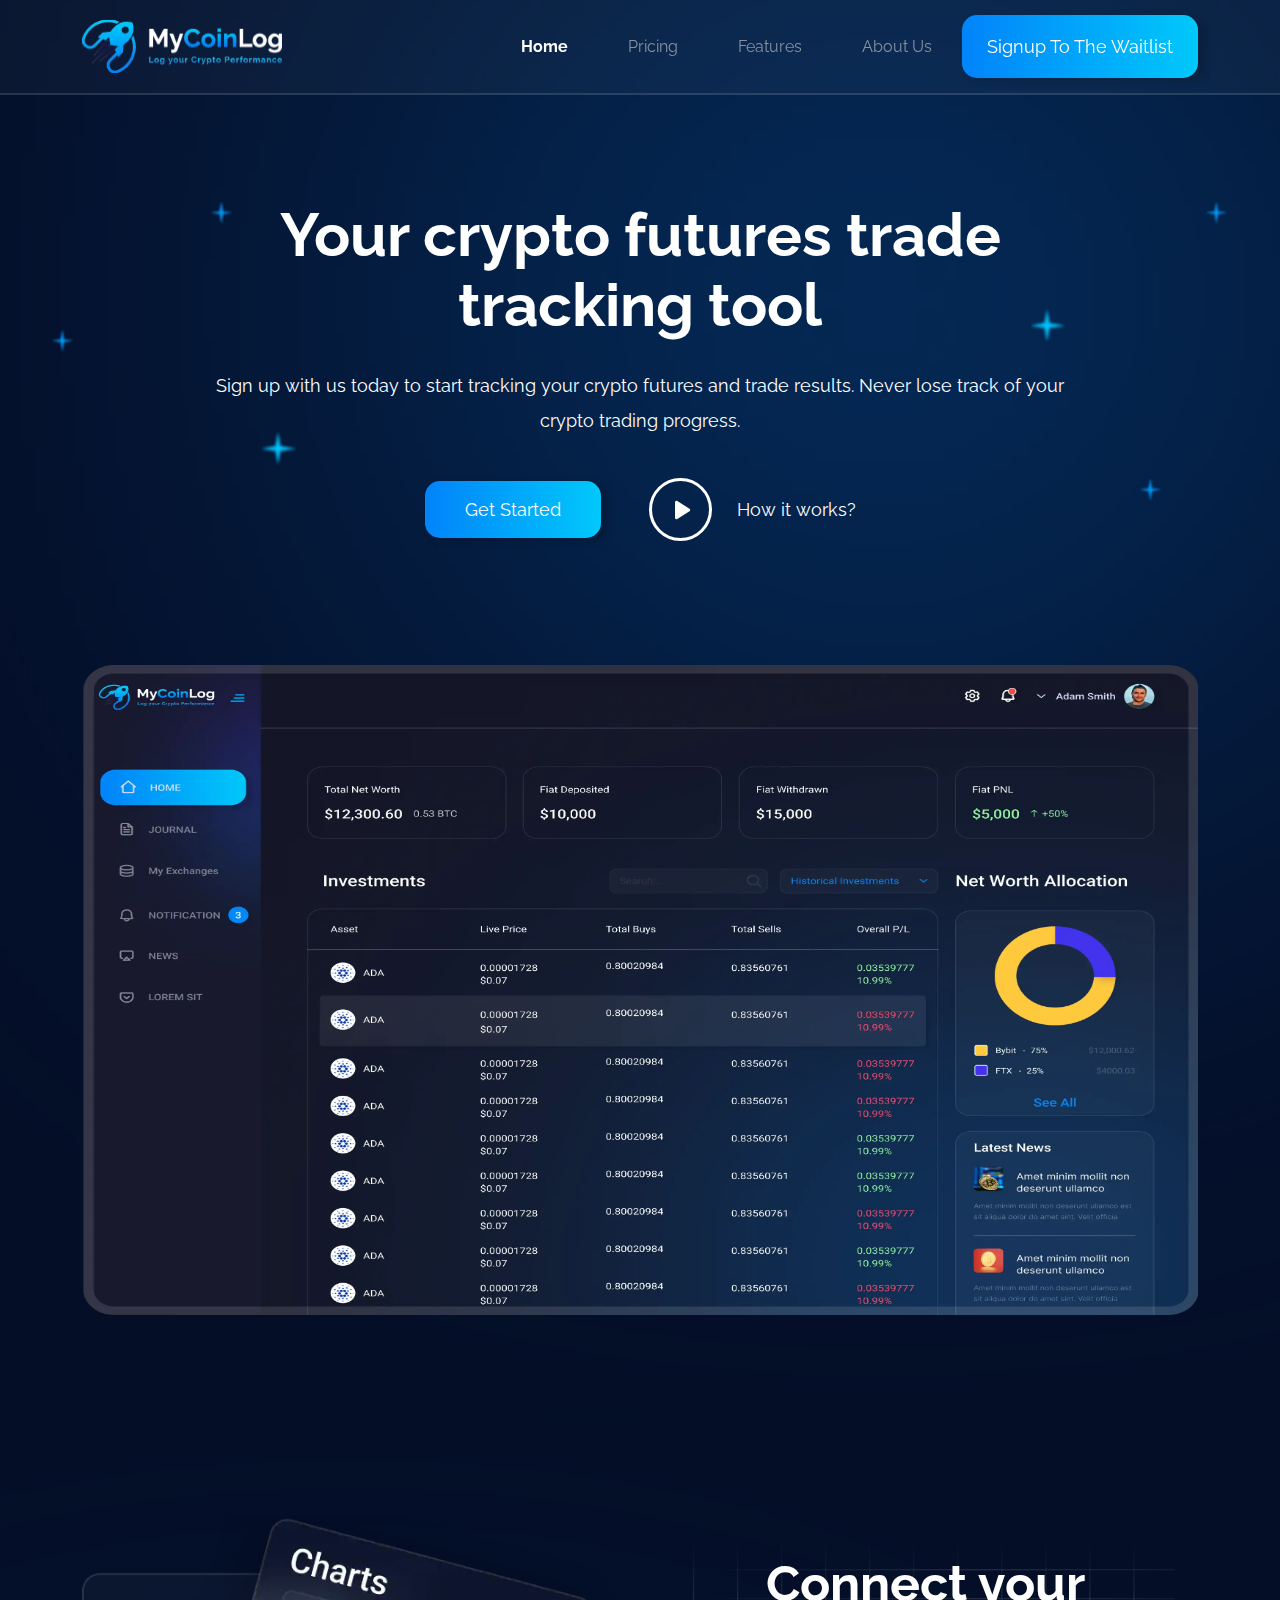
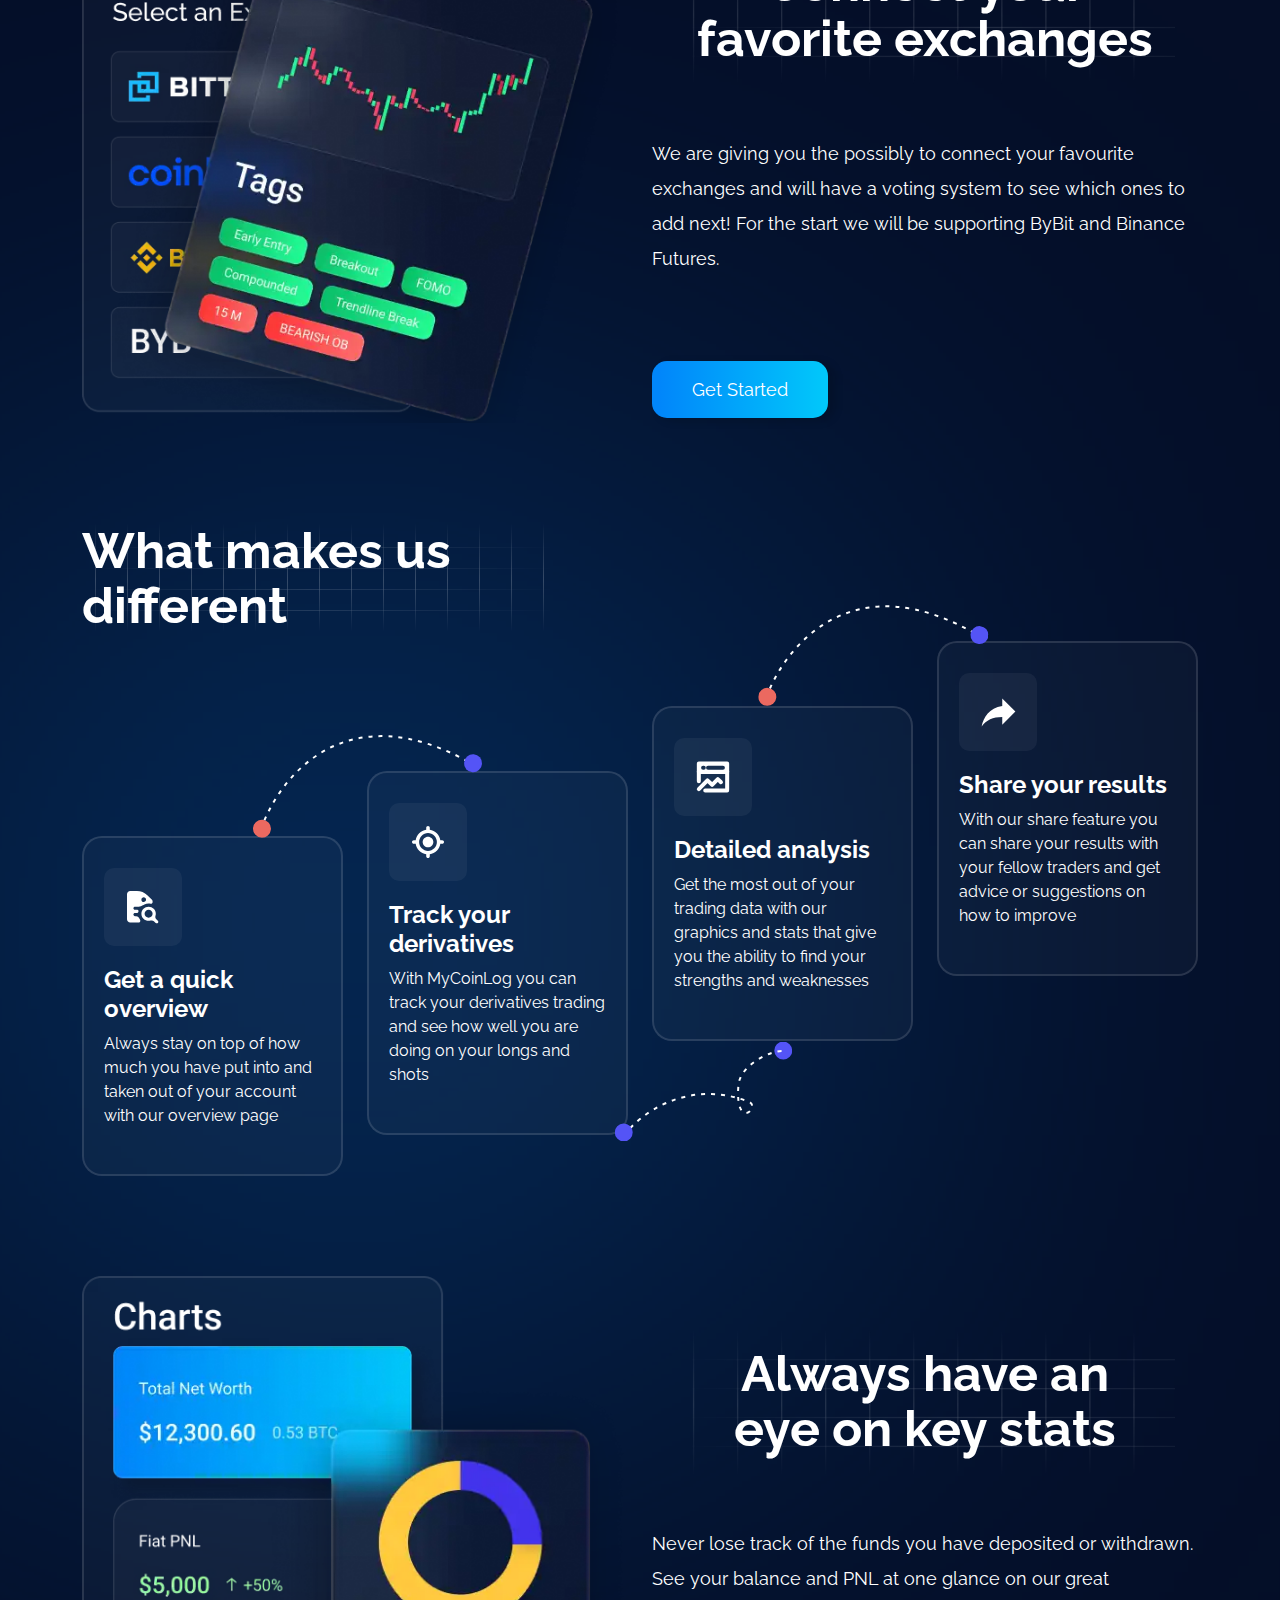
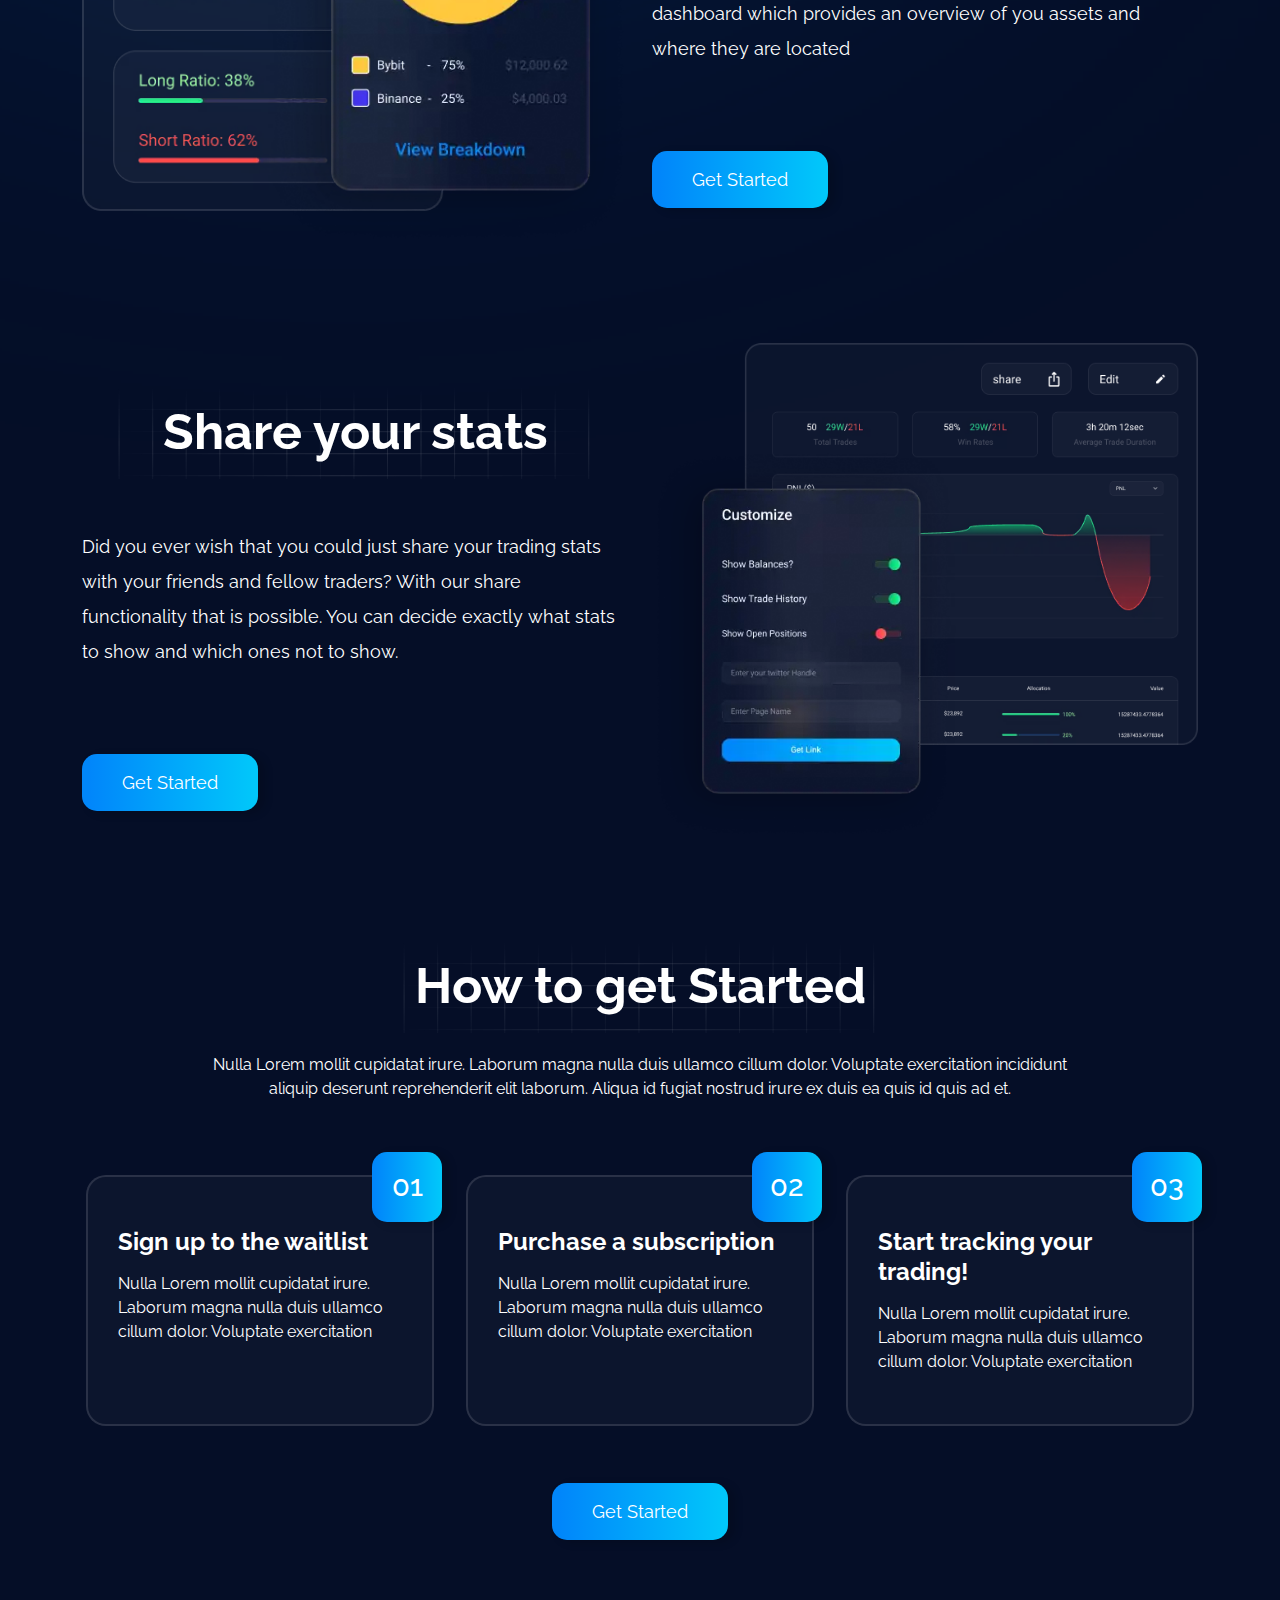
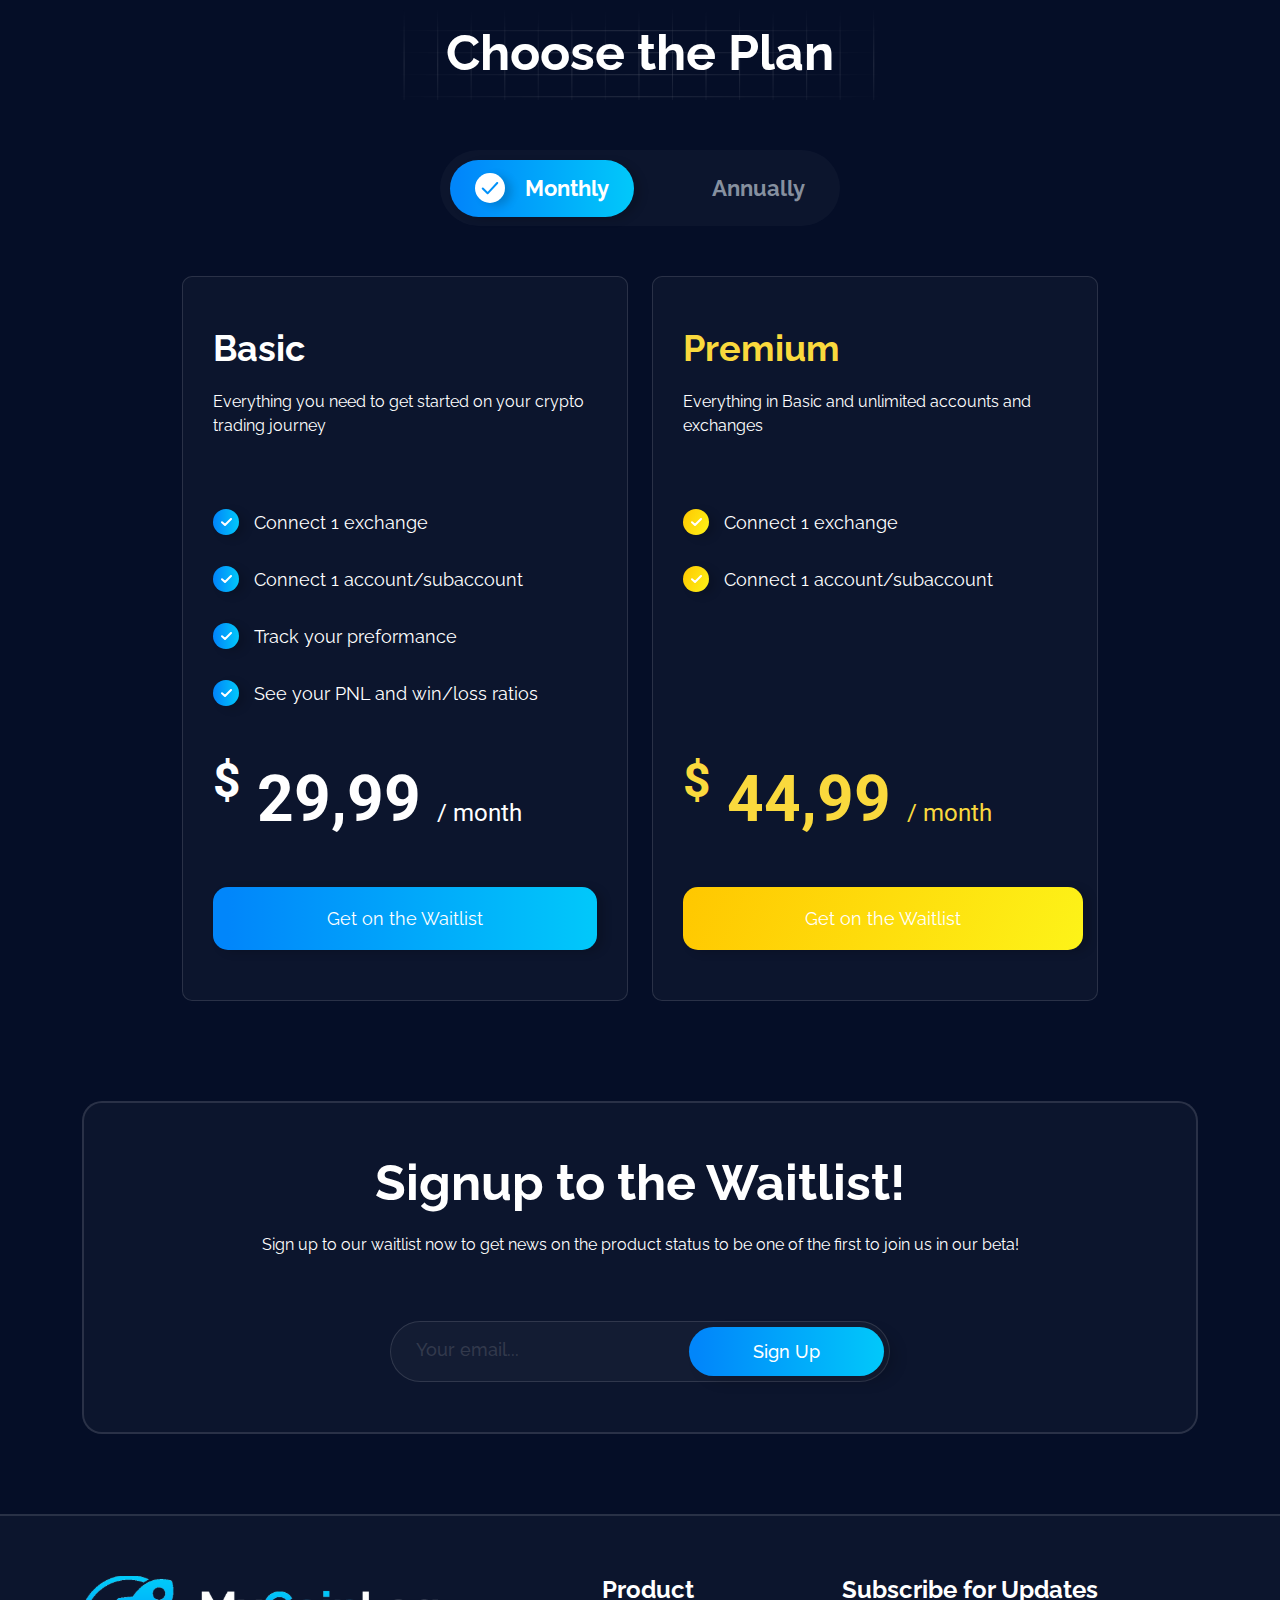
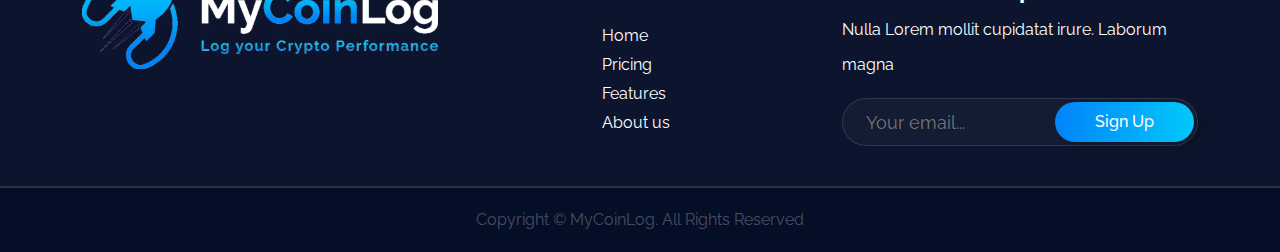
<file: index.html>
<!DOCTYPE html>
<html lang="en">
  <head>
    <meta charset="UTF-8" />
    <meta http-equiv="X-UA-Compatible" content="IE=edge" />
    <meta name="viewport" content="width=device-width, initial-scale=1.0" />
    <title>MyCoinLog - Landing Page</title>

    <!-- Bootstrap CSS -->
    <link rel="stylesheet" href="assets/css/bootstrap.min.css" />

    <!-- Custom CSS -->
    <link rel="stylesheet" href="assets/css/style.css" />

    <!-- Responsive CSS -->
    <link rel="stylesheet" href="assets/css/responsive.css" />
  </head>
  <body>
    <!-- Header Part HTML Start -->

    <header>
      <!-- Navigation Section HTML Start -->

      <section id="Header">
        <nav class="navbar navbar-expand-xl">
          <div class="container">
            <a class="logo" href="index.html"
              ><img src="assets/images/logo.svg" alt="logo"
            /></a>
            <button
              class="navbar-toggler collapsed"
              type="button"
              data-bs-toggle="collapse"
              data-bs-target="#navbarNav"
              aria-controls="navbarNav"
              aria-expanded="false"
              aria-label="Toggle navigation"
            >
              <span class="toggler-icon top-bar"></span>
              <span class="toggler-icon middle-bar"></span>
              <span class="toggler-icon bottom-bar"></span>
            </button>
            <div class="collapse navbar-collapse" id="navbarNav">
              <ul class="navbar-nav align-items-center ms-auto">
                <li class="nav-item">
                  <a class="nav-link active" href="#">Home</a>
                </li>
                <li class="nav-item">
                  <a class="nav-link" href="#Pricing">Pricing</a>
                </li>
                <li class="nav-item">
                  <a class="nav-link" href="#Features">Features</a>
                </li>
                <li class="nav-item">
                  <a class="nav-link" href="#">About Us</a>
                </li>
                <li class="nav-item">
                  <a class="nav-link get-started-btn" href="#SignUp"
                    >Signup to the waitlist</a
                  >
                </li>
              </ul>
            </div>
          </div>
        </nav>
      </section>

      <!-- Navigation Section HTML End -->

      <!-- Hero Section HTML Start -->

      <section id="Hero">
        <div class="hero-wrapper position-relative">
          <div class="container">
            <div class="hero-content">
              <h1>Your crypto futures trade tracking tool</h1>
              <p>
                Sign up with us today to start tracking your crypto futures and
                trade results. Never lose track of your crypto trading progress.
              </p>
              <div
                class="hero-buttons d-md-flex justify-content-center align-items-center"
              >
                <div class="hero-get-started-btn p-4">
                  <a class="primary-btn" href="#SignUp">Get Started</a>
                </div>
                <div class="how-it-works-btn p-4">
                  <a href="#"
                    ><img
                      draggable="false"
                      src="assets/images/play-icon.svg"
                      alt="play-icon"
                    />How it works?</a
                  >
                </div>
              </div>
            </div>
          </div>
          <div class="hero-left-shape">
            <img
              draggable="false"
              src="assets/images/hero-left-shape.svg"
              alt="hero-left-shape"
            />
          </div>
          <div class="hero-right-shape">
            <img
              draggable="false"
              src="assets/images/hero-right-shape.svg"
              alt="hero-left-shape"
            />
          </div>
        </div>
      </section>

      <!-- Hero Section HTML End -->

      <!-- Dashboard Slider Section HTML Start -->

      <section id="Dashboard-slider">
        <div class="dashboard-slider-wrapper">
          <div class="container">
            <div
              id="carouselExampleAutoplaying"
              class="carousel slide"
              data-bs-ride="carousel"
            >
              <div class="carousel-inner">
                <div class="dashboard-slide carousel-item active">
                  <img
                    class="d-block w-100"
                    src="assets/images/dashboardImage1.webp"
                    alt="dashboard1"
                  />
                </div>
                <div class="dashboard-slide carousel-item">
                  <img
                    class="d-block w-100"
                    src="assets/images/dashboardImage2.webp"
                    alt="dashboard2"
                  />
                </div>
                <div class="dashboard-slide carousel-item">
                  <img
                    class="d-block w-100"
                    src="assets/images/dashboardImage3.webp"
                    alt="dashboard3"
                  />
                </div>
                <div class="dashboard-slide carousel-item">
                  <img
                    class="d-block w-100"
                    src="assets/images/dashboardImage4.webp"
                    alt="dashboard4"
                  />
                </div>
              </div>
            </div>
          </div>
        </div>
      </section>

      <!-- Dashboard Slider Section HTML End -->
    </header>

    <!-- Header Part HTML End -->

    <!-- Main Part HTML Start -->

    <main>
      <!-- Exchange Section HTML Start -->

      <section id="Exchange">
        <div class="exchange-wrapper">
          <div class="container">
            <div class="row align-items-center">
              <div class="col-md-6">
                <div class="column-img">
                  <img
                    src="assets/images/exchange-img.webp"
                    alt="exchange-img"
                  />
                </div>
              </div>
              <div class="col-md-6 mt-5 mt-md-0">
                <div class="column-content">
                  <div class="section-title">
                    <h2>
                      Connect your <br />
                      favorite exchanges
                    </h2>
                  </div>
                  <p>
                    We are giving you the possibly to connect your favourite
                    exchanges and will have a voting system to see which ones to
                    add next! For the start we will be supporting ByBit and
                    Binance Futures.
                  </p>
                  <div class="column-btn mt-5">
                    <a class="primary-btn" href="#SignUp">Get Started</a>
                  </div>
                </div>
              </div>
            </div>
          </div>
        </div>
      </section>

      <!-- Exchange Section HTML End -->

      <!-- Work Section HTML Start -->

      <section id="Features">
        <div class="work-wrapper section-spacing position-relative">
          <div class="container">
            <div class="work-title">
              <h2>
                What makes us <br />
                different
              </h2>
            </div>
            <div class="row">
              <div class="col-md-6 col-lg-3">
                <div class="work-card work-card1">
                  <div class="work-card-icon">
                    <img
                      src="assets/images/work-card-icon1.svg"
                      alt="work-card-icon1"
                    />
                  </div>
                  <h4>Get a quick overview</h4>
                  <p>
                    Always stay on top of how much you have put into and taken
                    out of your account with our overview page
                  </p>
                </div>
              </div>
              <div class="col-md-6 col-lg-3">
                <div class="work-card work-card2">
                  <div class="work-card-icon">
                    <img
                      src="assets/images/work-card-icon2.svg"
                      alt="work-card-icon2"
                    />
                  </div>
                  <h4>Track your derivatives</h4>
                  <p>
                    With MyCoinLog you can track your derivatives trading and
                    see how well you are doing on your longs and shots
                  </p>
                </div>
              </div>
              <div class="col-md-6 col-lg-3">
                <div class="work-card work-card3">
                  <div class="work-card-icon">
                    <img
                      src="assets/images/work-card-icon3.svg"
                      alt="work-card-icon3"
                    />
                  </div>
                  <h4>Detailed analysis</h4>
                  <p>
                    Get the most out of your trading data with our graphics and
                    stats that give you the ability to find your strengths and
                    weaknesses
                  </p>
                </div>
              </div>
              <div class="col-md-6 col-lg-3">
                <div class="work-card work-card4">
                  <div class="work-card-icon">
                    <img
                      src="assets/images/work-card-icon4.svg"
                      alt="work-card-icon4"
                    />
                  </div>
                  <h4>Share your results</h4>
                  <p>
                    With our share feature you can share your results with your
                    fellow traders and get advice or suggestions on how to
                    improve
                  </p>
                </div>
              </div>
            </div>
          </div>
          <div class="work-shape1">
            <img
              draggable="false"
              src="assets/images/works-shape1.svg"
              alt="works-shape1"
            />
          </div>
          <div class="work-shape2">
            <img
              draggable="false"
              src="assets/images/works-shape2.svg"
              alt="works-shape2"
            />
          </div>
          <div class="work-shape3">
            <img
              draggable="false"
              src="assets/images/works-shape1.svg"
              alt="works-shape1"
            />
          </div>
        </div>
      </section>

      <!-- Work Section HTML End -->

      <!-- Key Stats Section HTML Start -->

      <section id="Key-stats">
        <div class="key-stats-wrapper section-spacing">
          <div class="container">
            <div class="row align-items-center">
              <div class="col-md-6">
                <div class="column-img">
                  <img
                    src="assets/images/key-stats-img.webp"
                    alt="key-stats-img"
                  />
                </div>
              </div>
              <div class="col-md-6 mt-5 mt-md-0">
                <div class="column-content">
                  <div class="section-title">
                    <h2>
                      Always have an <br />
                      eye on key stats
                    </h2>
                  </div>
                  <p>
                    Never lose track of the funds you have deposited or
                    withdrawn. See your balance and PNL at one glance on our
                    great dashboard which provides an overview of you assets and
                    where they are located
                  </p>
                  <div class="column-btn mt-5">
                    <a class="primary-btn" href="#SignUp">Get Started</a>
                  </div>
                </div>
              </div>
            </div>
          </div>
        </div>
      </section>

      <!-- Key Stats Section HTML End -->

      <!-- Share Stats Section HTML Start -->

      <section id="Share-stats">
        <div class="share-stats-wrapper section-spacing">
          <div class="container">
            <div class="row align-items-center">
              <div class="col-md-6">
                <div class="column-content">
                  <div class="section-title">
                    <h2>Share your stats</h2>
                  </div>
                  <p>
                    Did you ever wish that you could just share your trading
                    stats with your friends and fellow traders? With our share
                    functionality that is possible. You can decide exactly what
                    stats to show and which ones not to show.
                  </p>
                  <div class="column-btn mt-5">
                    <a class="primary-btn" href="#SignUp">Get Started</a>
                  </div>
                </div>
              </div>
              <div class="col-md-6 mt-5 mt-md-0 pt-5 pt-md-0">
                <div class="column-img">
                  <img
                    src="assets/images/share-stats-img.webp"
                    alt="share-stats-img"
                  />
                </div>
              </div>
            </div>
          </div>
        </div>
      </section>

      <!-- Share Stats Section HTML End -->

      <!-- Get Started Section HTML Start -->

      <section id="Get-started">
        <div class="get-started-wrapper section-spacing">
          <div class="container">
            <div class="section-title">
              <h2>How to get Started</h2>
              <p>
                Nulla Lorem mollit cupidatat irure. Laborum magna nulla duis
                ullamco cillum dolor. Voluptate exercitation incididunt aliquip
                deserunt reprehenderit elit laborum. Aliqua id fugiat nostrud
                irure ex duis ea quis id quis ad et.
              </p>
            </div>
            <div class="row justify-content-center pt-4">
              <div class="col-md-6 col-lg-4 px-3">
                <div class="get-started-card">
                  <div class="get-started-number">
                    <h3>01</h3>
                  </div>
                  <h4>Sign up to the waitlist</h4>
                  <p>
                    Nulla Lorem mollit cupidatat irure. Laborum magna nulla duis
                    ullamco cillum dolor. Voluptate exercitation
                  </p>
                </div>
              </div>
              <div class="col-md-6 col-lg-4 mt-5 mt-md-0 px-3">
                <div class="get-started-card">
                  <div class="get-started-number">
                    <h3>02</h3>
                  </div>
                  <h4>Purchase a subscription</h4>
                  <p>
                    Nulla Lorem mollit cupidatat irure. Laborum magna nulla duis
                    ullamco cillum dolor. Voluptate exercitation
                  </p>
                </div>
              </div>
              <div class="col-md-6 col-lg-4 mt-5 mt-lg-0 px-3">
                <div class="get-started-card">
                  <div class="get-started-number">
                    <h3>03</h3>
                  </div>
                  <h4>Start tracking your trading!</h4>
                  <p>
                    Nulla Lorem mollit cupidatat irure. Laborum magna nulla duis
                    ullamco cillum dolor. Voluptate exercitation
                  </p>
                </div>
              </div>
            </div>
            <div class="text-center pt-5 mt-4">
              <a class="primary-btn" href="#SignUp">Get Started</a>
            </div>
          </div>
        </div>
      </section>

      <!-- Get Started Section HTML End -->

      <!-- Pricing Section HTML Start -->

      <section id="Pricing">
        <div class="pricing-wrapper">
          <div class="container">
            <div class="section-title">
              <h2>Choose the Plan</h2>
            </div>

            <!-- Pricing Buttons -->

            <div class="pricing-duration-buttons">
              <ul class="nav nav-tabs" id="myTab" role="tablist">
                <li class="nav-item" role="presentation">
                  <button
                    class="nav-link active"
                    id="monthly-tab"
                    data-bs-toggle="tab"
                    data-bs-target="#monthly-tab-pane"
                    type="button"
                    role="tab"
                    aria-controls="monthly-tab-pane"
                    aria-selected="true"
                  >
                    <span
                      ><svg
                        width="18"
                        height="13"
                        viewBox="0 0 18 13"
                        fill="none"
                        xmlns="http://www.w3.org/2000/svg"
                      >
                        <path
                          d="M1.78125 6.5L6.59375 11.3125L16.2188 1"
                          stroke="#0292FA"
                          stroke-width="2"
                          stroke-linecap="round"
                          stroke-linejoin="round"
                        />
                      </svg>
                    </span>
                    Monthly
                  </button>
                </li>
                <li class="nav-item" role="presentation">
                  <button
                    class="nav-link"
                    id="annually-tab"
                    data-bs-toggle="tab"
                    data-bs-target="#annually-tab-pane"
                    type="button"
                    role="tab"
                    aria-controls="annually-tab-pane"
                    aria-selected="false"
                  >
                    <span
                      ><svg
                        width="18"
                        height="13"
                        viewBox="0 0 18 13"
                        fill="none"
                        xmlns="http://www.w3.org/2000/svg"
                      >
                        <path
                          d="M1.78125 6.5L6.59375 11.3125L16.2188 1"
                          stroke="#0292FA"
                          stroke-width="2"
                          stroke-linecap="round"
                          stroke-linejoin="round"
                        />
                      </svg>
                    </span>
                    Annually
                  </button>
                </li>
              </ul>
            </div>

            <!-- Pricing Contents -->

            <div class="tab-content" id="myTabContent">
              <div
                class="tab-pane fade show active"
                id="monthly-tab-pane"
                role="tabpanel"
                aria-labelledby="monthly-tab"
                tabindex="0"
              >
                <div class="row pricing-card-wrapper">
                  <div class="col-md-6">
                    <div class="pricing-card">
                      <div class="pricing-card-content">
                        <h3>Basic</h3>
                        <p>
                          Everything you need to get started on your crypto
                          trading journey
                        </p>
                      </div>
                      <div class="pricing-features">
                        <ul>
                          <li>
                            <span>
                              <svg
                                width="11"
                                height="8"
                                viewBox="0 0 11 8"
                                fill="none"
                                xmlns="http://www.w3.org/2000/svg"
                              >
                                <path
                                  d="M1 4.2L4 7L10 1"
                                  stroke="white"
                                  stroke-width="2"
                                  stroke-linecap="round"
                                  stroke-linejoin="round"
                                /></svg
                            ></span>
                            Connect 1 exchange
                          </li>
                          <li>
                            <span
                              ><svg
                                width="11"
                                height="8"
                                viewBox="0 0 11 8"
                                fill="none"
                                xmlns="http://www.w3.org/2000/svg"
                              >
                                <path
                                  d="M1 4.2L4 7L10 1"
                                  stroke="white"
                                  stroke-width="2"
                                  stroke-linecap="round"
                                  stroke-linejoin="round"
                                /></svg
                            ></span>
                            Connect 1 account/subaccount
                          </li>
                          <li>
                            <span
                              ><svg
                                width="11"
                                height="8"
                                viewBox="0 0 11 8"
                                fill="none"
                                xmlns="http://www.w3.org/2000/svg"
                              >
                                <path
                                  d="M1 4.2L4 7L10 1"
                                  stroke="white"
                                  stroke-width="2"
                                  stroke-linecap="round"
                                  stroke-linejoin="round"
                                /></svg
                            ></span>
                            Track your preformance
                          </li>
                          <li>
                            <span
                              ><svg
                                width="11"
                                height="8"
                                viewBox="0 0 11 8"
                                fill="none"
                                xmlns="http://www.w3.org/2000/svg"
                              >
                                <path
                                  d="M1 4.2L4 7L10 1"
                                  stroke="white"
                                  stroke-width="2"
                                  stroke-linecap="round"
                                  stroke-linejoin="round"
                                /></svg
                            ></span>
                            See your PNL and win/loss ratios
                          </li>
                        </ul>
                      </div>
                      <div class="price">
                        <h2><sup>$</sup> 29,99 <span>/ month</span></h2>
                      </div>
                      <div class="pricing-btn">
                        <a class="primary-btn" href="#">Get on the Waitlist</a>
                      </div>
                    </div>
                  </div>
                  <div class="col-md-6 pt-5 pt-md-0">
                    <div class="pricing-card pricing-premium">
                      <div class="pricing-card-content">
                        <h3>Premium</h3>
                        <p>
                          Everything in Basic and unlimited accounts and
                          exchanges
                        </p>
                      </div>
                      <div class="pricing-features">
                        <ul>
                          <li>
                            <span>
                              <svg
                                width="11"
                                height="8"
                                viewBox="0 0 11 8"
                                fill="none"
                                xmlns="http://www.w3.org/2000/svg"
                              >
                                <path
                                  d="M1 4.2L4 7L10 1"
                                  stroke="white"
                                  stroke-width="2"
                                  stroke-linecap="round"
                                  stroke-linejoin="round"
                                /></svg
                            ></span>
                            Connect 1 exchange
                          </li>
                          <li>
                            <span
                              ><svg
                                width="11"
                                height="8"
                                viewBox="0 0 11 8"
                                fill="none"
                                xmlns="http://www.w3.org/2000/svg"
                              >
                                <path
                                  d="M1 4.2L4 7L10 1"
                                  stroke="white"
                                  stroke-width="2"
                                  stroke-linecap="round"
                                  stroke-linejoin="round"
                                /></svg
                            ></span>
                            Connect 1 account/subaccount
                          </li>
                        </ul>
                      </div>
                      <div class="pricing-bottom">
                        <div class="price">
                          <h2><sup>$</sup> 44,99 <span>/ month</span></h2>
                        </div>
                        <div class="pricing-btn">
                          <a class="primary-btn" href="#"
                            >Get on the Waitlist</a
                          >
                        </div>
                      </div>
                    </div>
                  </div>
                </div>
              </div>
              <div
                class="tab-pane fade"
                id="annually-tab-pane"
                role="tabpanel"
                aria-labelledby="annually-tab"
                tabindex="0"
              >
                <div class="row pricing-card-wrapper">
                  <div class="col-md-6">
                    <div class="pricing-card">
                      <div class="pricing-card-content">
                        29,99
                        <h3>Basic</h3>
                        <p>
                          Everything you need to get started on your crypto
                          trading journey
                        </p>
                      </div>
                      <div class="pricing-features">
                        <ul>
                          <li>
                            <span>
                              <svg
                                width="11"
                                height="8"
                                viewBox="0 0 11 8"
                                fill="none"
                                xmlns="http://www.w3.org/2000/svg"
                              >
                                <path
                                  d="M1 4.2L4 7L10 1"
                                  stroke="white"
                                  stroke-width="2"
                                  stroke-linecap="round"
                                  stroke-linejoin="round"
                                /></svg
                            ></span>
                            Connect 1 exchange
                          </li>
                          <li>
                            <span
                              ><svg
                                width="11"
                                height="8"
                                viewBox="0 0 11 8"
                                fill="none"
                                xmlns="http://www.w3.org/2000/svg"
                              >
                                <path
                                  d="M1 4.2L4 7L10 1"
                                  stroke="white"
                                  stroke-width="2"
                                  stroke-linecap="round"
                                  stroke-linejoin="round"
                                /></svg
                            ></span>
                            Connect 1 account/subaccount
                          </li>
                          <li>
                            <span
                              ><svg
                                width="11"
                                height="8"
                                viewBox="0 0 11 8"
                                fill="none"
                                xmlns="http://www.w3.org/2000/svg"
                              >
                                <path
                                  d="M1 4.2L4 7L10 1"
                                  stroke="white"
                                  stroke-width="2"
                                  stroke-linecap="round"
                                  stroke-linejoin="round"
                                /></svg
                            ></span>
                            Track your preformance
                          </li>
                          <li>
                            <span
                              ><svg
                                width="11"
                                height="8"
                                viewBox="0 0 11 8"
                                fill="none"
                                xmlns="http://www.w3.org/2000/svg"
                              >
                                <path
                                  d="M1 4.2L4 7L10 1"
                                  stroke="white"
                                  stroke-width="2"
                                  stroke-linecap="round"
                                  stroke-linejoin="round"
                                /></svg
                            ></span>
                            See your PNL and win/loss ratios
                          </li>
                        </ul>
                      </div>
                      <div class="price">
                        <h2><sup>$</sup> 299,90 <span>/ Year</span></h2>
                      </div>
                      <div class="pricing-btn">
                        <a class="primary-btn" href="#">Get on the Waitlist</a>
                      </div>
                    </div>
                  </div>
                  <div class="col-md-6 pt-5 pt-md-0">
                    <div class="pricing-card pricing-premium">
                      <div class="pricing-card-content">
                        <h3>Premium</h3>
                        <p>
                          Everything in Basic and unlimited accounts and
                          exchanges
                        </p>
                      </div>
                      <div class="pricing-features">
                        <ul>
                          <li>
                            <span>
                              <svg
                                width="11"
                                height="8"
                                viewBox="0 0 11 8"
                                fill="none"
                                xmlns="http://www.w3.org/2000/svg"
                              >
                                <path
                                  d="M1 4.2L4 7L10 1"
                                  stroke="white"
                                  stroke-width="2"
                                  stroke-linecap="round"
                                  stroke-linejoin="round"
                                /></svg
                            ></span>
                            Connect 1 exchange
                          </li>
                          <li>
                            <span
                              ><svg
                                width="11"
                                height="8"
                                viewBox="0 0 11 8"
                                fill="none"
                                xmlns="http://www.w3.org/2000/svg"
                              >
                                <path
                                  d="M1 4.2L4 7L10 1"
                                  stroke="white"
                                  stroke-width="2"
                                  stroke-linecap="round"
                                  stroke-linejoin="round"
                                /></svg
                            ></span>
                            Connect 1 account/subaccount
                          </li>
                        </ul>
                      </div>
                      <div class="pricing-bottom">
                        <div class="price">
                          <h2><sup>$</sup> 449,90 <span>/ Year</span></h2>
                        </div>
                        <div class="pricing-btn">
                          <a class="primary-btn" href="#"
                            >Get on the Waitlist</a
                          >
                        </div>
                      </div>
                    </div>
                  </div>
                </div>
              </div>
            </div>
          </div>
        </div>
      </section>

      <!-- Pricing Section HTML End -->

      <!-- SignUp Section HTML Start -->

      <section id="SignUp">
        <div class="signup-wrapper">
          <div class="container">
            <div class="signup-content">
              <h2>Signup to the Waitlist!</h2>
              <p>
                Sign up to our waitlist now to get news on the product status to
                be one of the first to join us in our beta!
              </p>
              <div class="signup-form-wrapper pt-5">
                <form>
                  <div class="signup-form">
                    <div class="input-field">
                      <input type="text" placeholder="Your email..." />
                    </div>
                    <div class="btn-field">
                      <input type="submit" value="Sign Up" />
                    </div>
                  </div>
                </form>
              </div>
            </div>
          </div>
        </div>
      </section>

      <!-- SignUp Section HTML End -->
    </main>

    <!-- Main Part HTML End -->

    <!-- Footer Section HTML Start -->

    <footer id="Footer">
      <div class="footer-wrapper">
        <div class="container">
          <div class="row justify-content-center">
            <div class="col-md-6 col-lg-4">
              <div class="footer-logo">
                <img src="assets/images/logo.svg" alt="logo.svg" />
              </div>
            </div>
            <div class="col-md-6 col-lg-4 pt-5 pt-md-0">
              <div class="footer-menu">
                <h4>Product</h4>
                <ul>
                  <li><a href="#">Home</a></li>
                  <li><a href="#">Pricing </a></li>
                  <li><a href="#">Features</a></li>
                  <li><a href="#">About us</a></li>
                </ul>
              </div>
            </div>
            <div class="col-md-6 col-lg-4 pt-5 pt-lg-0">
              <div class="footer-newsletter">
                <h4>Subscribe for Updates</h4>
                <p>Nulla Lorem mollit cupidatat irure. Laborum magna</p>
                <div class="newsletter-form-wrapper">
                  <form>
                    <div class="newsletter-form">
                      <div class="input-field">
                        <input type="text" placeholder="Your email..." />
                      </div>
                      <div class="btn-field">
                        <input type="submit" value="Sign Up" />
                      </div>
                    </div>
                  </form>
                </div>
              </div>
            </div>
          </div>
        </div>
      </div>
      <div class="footer-copyright">
        <p>Copyright © MyCoinLog. All Rights Reserved</p>
      </div>
    </footer>

    <!-- Footer Section HTML End -->

    <!-- Bootstrap JavaScript -->
    <script src="assets/js/bootstrap.min.js"></script>

    <!-- Custom JavaScript -->
    <script src="assets/js/script.js"></script>
  </body>
</html>
</file>
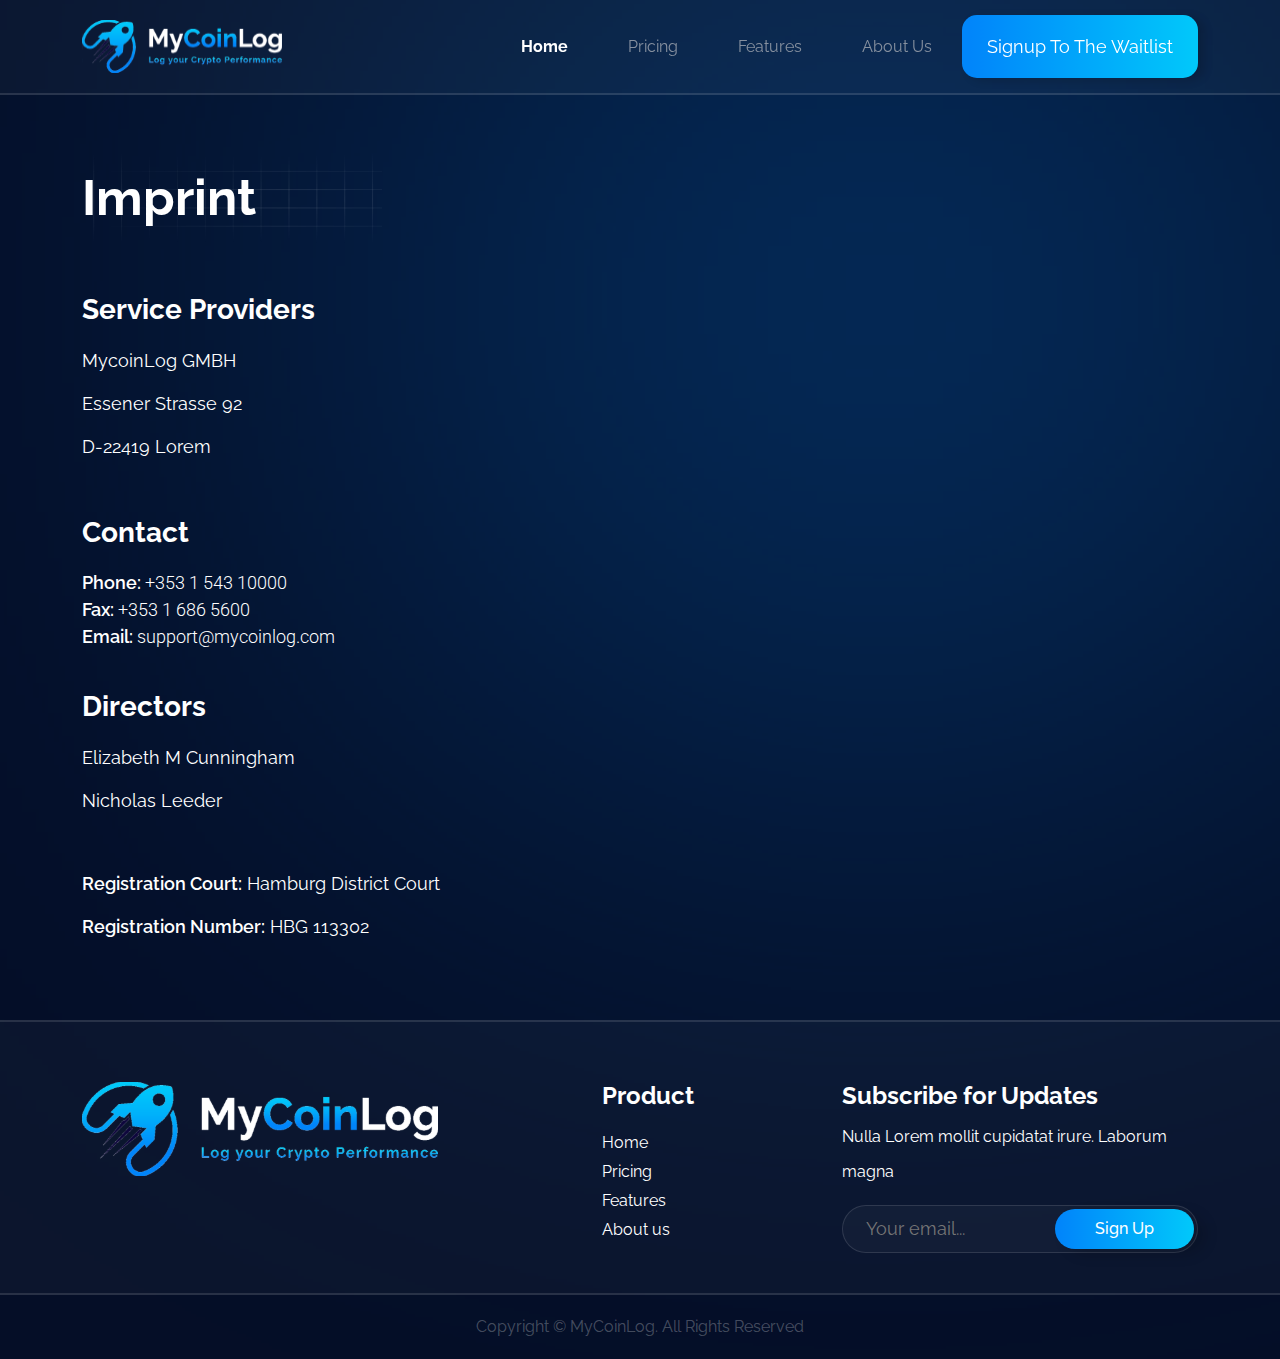
<file: imprint.html>
<!DOCTYPE html>
<html lang="en">
  <head>
    <meta charset="UTF-8" />
    <meta http-equiv="X-UA-Compatible" content="IE=edge" />
    <meta name="viewport" content="width=device-width, initial-scale=1.0" />
    <title>MyCoinLog - Imprint</title>

    <!-- Bootstrap CSS -->
    <link rel="stylesheet" href="assets/css/bootstrap.min.css" />

    <!-- Custom CSS -->
    <link rel="stylesheet" href="assets/css/style.css" />

    <!-- Responsive CSS -->
    <link rel="stylesheet" href="assets/css/responsive.css" />
  </head>
  <body>
    <!-- Header Part HTML Start -->

    <header>
      <!-- Navigation Section HTML Start -->

      <section id="Header">
        <nav class="navbar navbar-expand-xl">
          <div class="container">
            <a class="logo" href="index.html"
              ><img src="assets/images/logo.svg" alt="logo"
            /></a>
            <button
              class="navbar-toggler collapsed"
              type="button"
              data-bs-toggle="collapse"
              data-bs-target="#navbarNav"
              aria-controls="navbarNav"
              aria-expanded="false"
              aria-label="Toggle navigation"
            >
              <span class="toggler-icon top-bar"></span>
              <span class="toggler-icon middle-bar"></span>
              <span class="toggler-icon bottom-bar"></span>
            </button>
            <div class="collapse navbar-collapse" id="navbarNav">
              <ul class="navbar-nav align-items-center ms-auto">
                <li class="nav-item">
                  <a class="nav-link active" href="#">Home</a>
                </li>
                <li class="nav-item">
                  <a class="nav-link" href="#Pricing">Pricing</a>
                </li>
                <li class="nav-item">
                  <a class="nav-link" href="#Features">Features</a>
                </li>
                <li class="nav-item">
                  <a class="nav-link" href="#">About Us</a>
                </li>
                <li class="nav-item">
                  <a class="nav-link get-started-btn" href="#SignUp"
                    >Signup to the waitlist</a
                  >
                </li>
              </ul>
            </div>
          </div>
        </nav>
      </section>

      <!-- Navigation Section HTML End -->
    </header>

    <!-- Header Part HTML End -->

    <!-- Main Part HTML Start -->

    <main>
      <!-- Imprint Section HTML Start -->

      <section id="Imprint">
        <div class="imprint-wrapper">
          <div class="container">
            <div class="imprint-container">
              <div class="imprint-title">
                <h2>Imprint</h2>
              </div>
              <div class="imprint-content">
                <div class="imprint-service">
                  <h4>Service Providers</h4>
                  <p>MycoinLog GMBH</p>
                  <p>Essener Strasse 92</p>
                  <p>D-22419 Lorem</p>
                </div>
                <div class="imprint-contact">
                  <h4>Contact</h4>
                  <ul>
                    <li>
                      Phone:
                      <a href="tel:+353 1 543 10000"> +353 1 543 10000</a>
                    </li>
                    <li>
                      Fax: <a href="tel:+353 1 686 5600"> +353 1 686 5600</a>
                    </li>
                    <li>
                      Email:
                      <a href="mailto:support@mycoinlog.com"
                        >support@mycoinlog.com</a
                      >
                    </li>
                  </ul>
                </div>
                <div class="imprint-director">
                  <h4>Directors</h4>
                  <p>Elizabeth M Cunningham</p>
                  <p>Nicholas Leeder</p>
                </div>
                <div class="imprint-registration">
                  <p><span>Registration Court:</span> Hamburg District Court</p>
                  <p><span>Registration Number:</span> HBG 113302</p>
                </div>
              </div>
            </div>
          </div>
        </div>
      </section>

      <!-- Imprint Section HTML End -->
    </main>

    <!-- Main Part HTML End -->

    <!-- Footer Section HTML Start -->

    <footer id="Footer">
      <div class="footer-wrapper">
        <div class="container">
          <div class="row justify-content-center">
            <div class="col-md-6 col-lg-4">
              <div class="footer-logo">
                <img src="assets/images/logo.svg" alt="logo.svg" />
              </div>
            </div>
            <div class="col-md-6 col-lg-4 pt-5 pt-md-0">
              <div class="footer-menu">
                <h4>Product</h4>
                <ul>
                  <li><a href="#">Home</a></li>
                  <li><a href="#">Pricing </a></li>
                  <li><a href="#">Features</a></li>
                  <li><a href="#">About us</a></li>
                </ul>
              </div>
            </div>
            <div class="col-md-6 col-lg-4 pt-5 pt-lg-0">
              <div class="footer-newsletter">
                <h4>Subscribe for Updates</h4>
                <p>Nulla Lorem mollit cupidatat irure. Laborum magna</p>
                <div class="newsletter-form-wrapper">
                  <form>
                    <div class="newsletter-form">
                      <div class="input-field">
                        <input type="text" placeholder="Your email..." />
                      </div>
                      <div class="btn-field">
                        <input type="submit" value="Sign Up" />
                      </div>
                    </div>
                  </form>
                </div>
              </div>
            </div>
          </div>
        </div>
      </div>
      <div class="footer-copyright">
        <p>Copyright © MyCoinLog. All Rights Reserved</p>
      </div>
    </footer>

    <!-- Footer Section HTML End -->

    <!-- Bootstrap JavaScript -->
    <script src="assets/js/bootstrap.min.js"></script>

    <!-- Custom JavaScript -->
    <script src="assets/js/script.js"></script>
  </body>
</html>
</file>
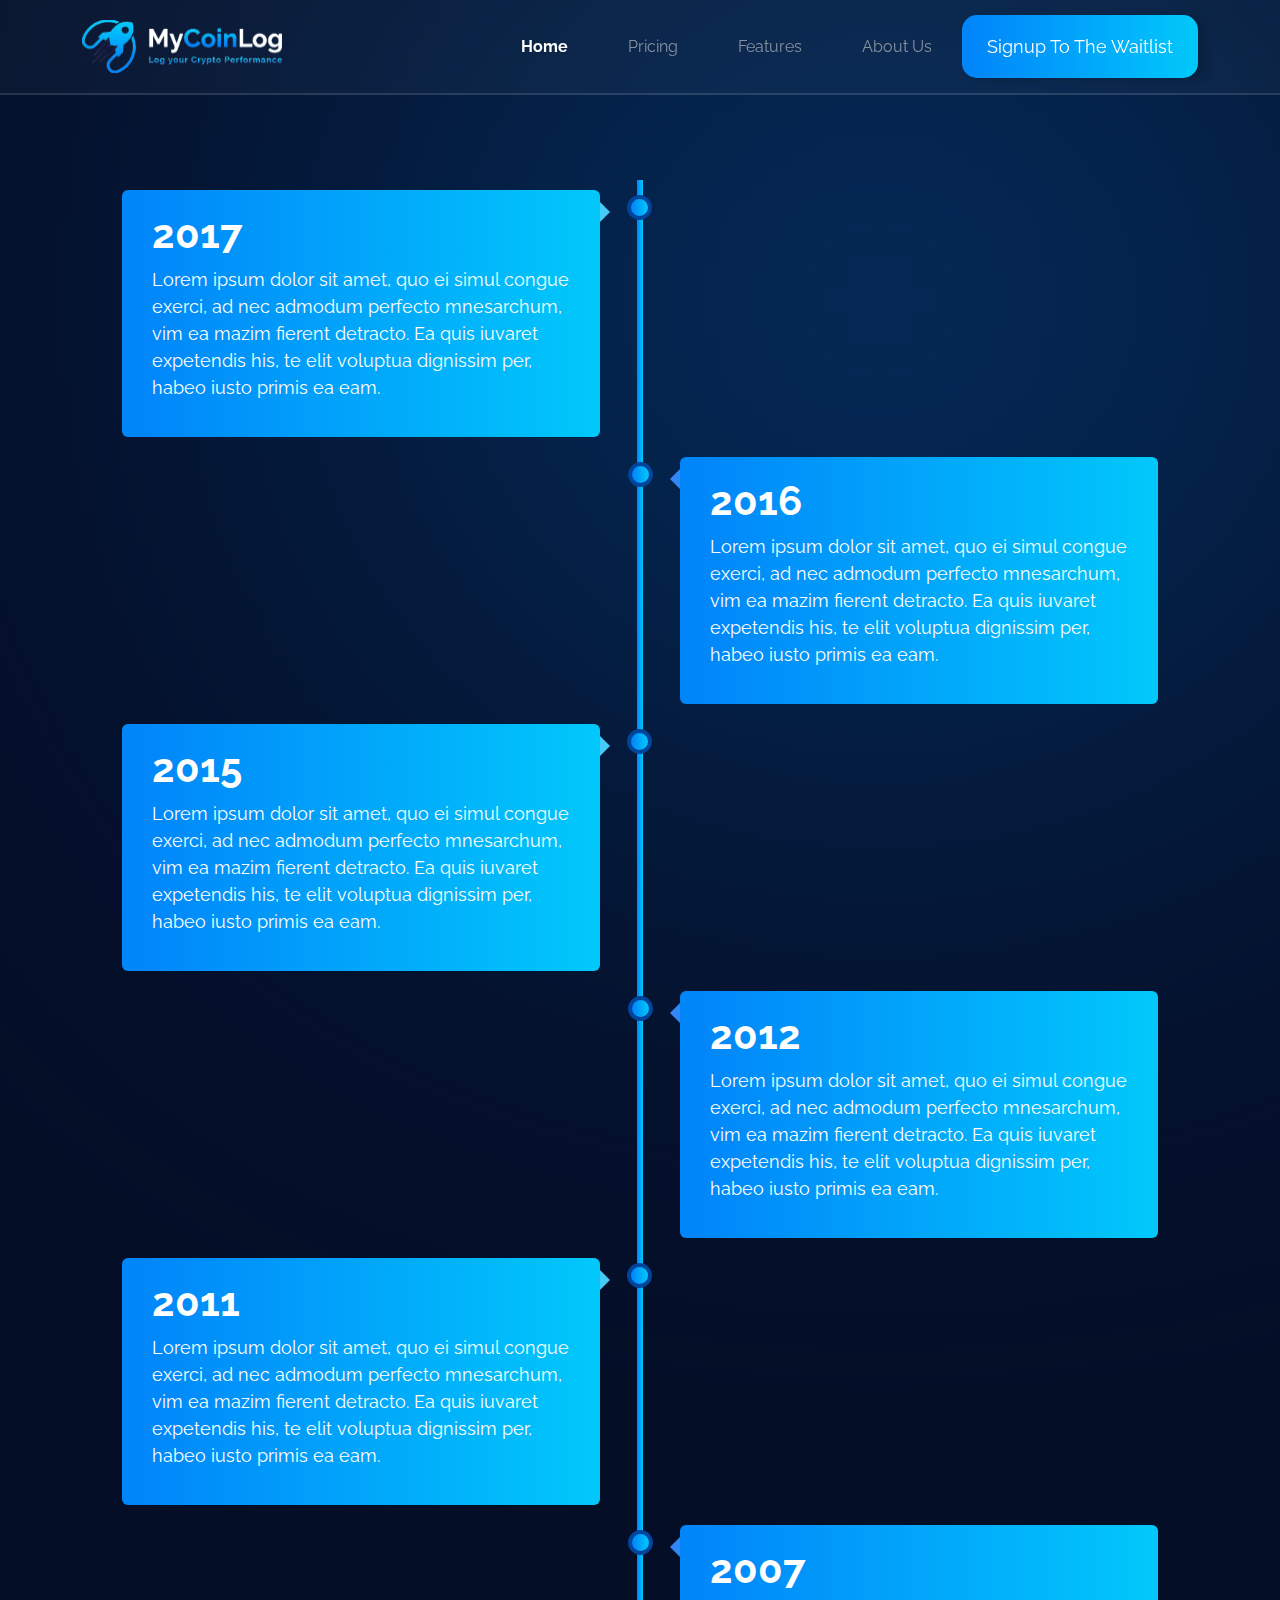
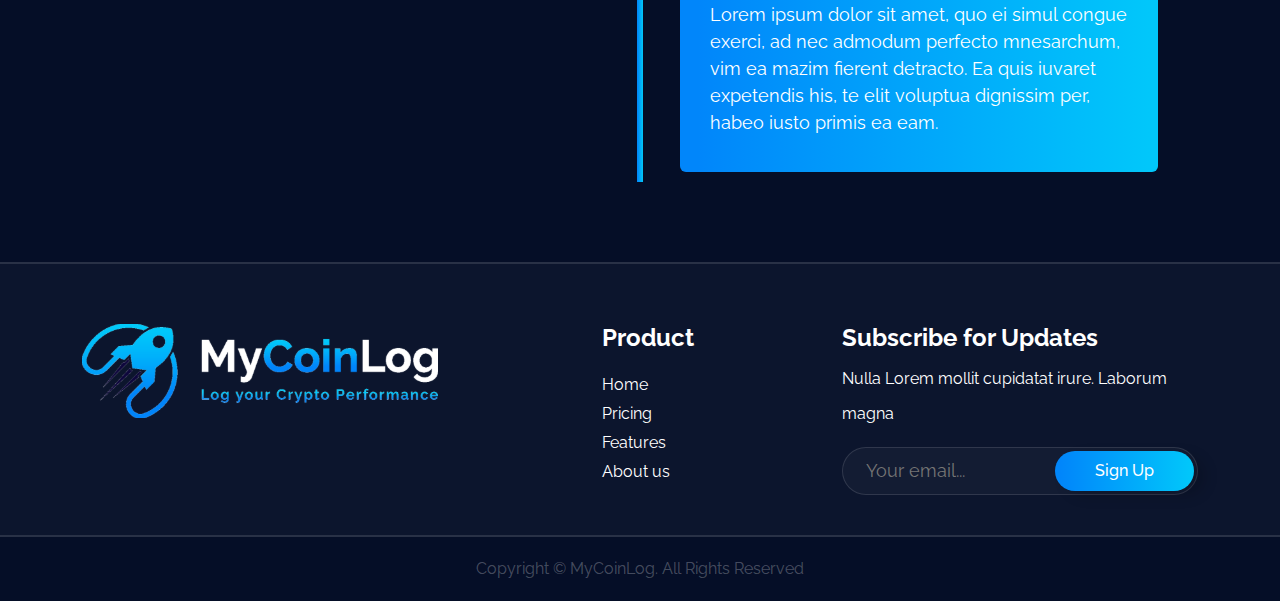
<file: timeline.html>
<!DOCTYPE html>
<html lang="en">
  <head>
    <meta charset="UTF-8" />
    <meta http-equiv="X-UA-Compatible" content="IE=edge" />
    <meta name="viewport" content="width=device-width, initial-scale=1.0" />
    <title>MyCoinLog - Timeline</title>

    <!-- Bootstrap CSS -->
    <link rel="stylesheet" href="assets/css/bootstrap.min.css" />

    <!-- Custom CSS -->
    <link rel="stylesheet" href="assets/css/style.css" />

    <!-- Responsive CSS -->
    <link rel="stylesheet" href="assets/css/responsive.css" />
  </head>
  <body>
    <!-- Header Part HTML Start -->

    <header>
      <!-- Navigation Section HTML Start -->

      <section id="Header">
        <nav class="navbar navbar-expand-xl">
          <div class="container">
            <a class="logo" href="index.html"
              ><img src="assets/images/logo.svg" alt="logo"
            /></a>
            <button
              class="navbar-toggler collapsed"
              type="button"
              data-bs-toggle="collapse"
              data-bs-target="#navbarNav"
              aria-controls="navbarNav"
              aria-expanded="false"
              aria-label="Toggle navigation"
            >
              <span class="toggler-icon top-bar"></span>
              <span class="toggler-icon middle-bar"></span>
              <span class="toggler-icon bottom-bar"></span>
            </button>
            <div class="collapse navbar-collapse" id="navbarNav">
              <ul class="navbar-nav align-items-center ms-auto">
                <li class="nav-item">
                  <a class="nav-link active" href="#">Home</a>
                </li>
                <li class="nav-item">
                  <a class="nav-link" href="#Pricing">Pricing</a>
                </li>
                <li class="nav-item">
                  <a class="nav-link" href="#Features">Features</a>
                </li>
                <li class="nav-item">
                  <a class="nav-link" href="#">About Us</a>
                </li>
                <li class="nav-item">
                  <a class="nav-link get-started-btn" href="#SignUp"
                    >Signup to the waitlist</a
                  >
                </li>
              </ul>
            </div>
          </div>
        </nav>
      </section>

      <!-- Navigation Section HTML End -->
    </header>

    <!-- Header Part HTML End -->

    <!-- Main Part HTML Start -->

    <main>
      <!-- Timeline Section HTML Start -->

      <section id="Timeline">
        <div class="timeline-wrapper">
          <div class="container">
            <div class="timeline-container">
              <div class="timeline-item timeline-left">
                <div class="timeline-content">
                  <h2>2017</h2>
                  <p>
                    Lorem ipsum dolor sit amet, quo ei simul congue exerci, ad
                    nec admodum perfecto mnesarchum, vim ea mazim fierent
                    detracto. Ea quis iuvaret expetendis his, te elit voluptua
                    dignissim per, habeo iusto primis ea eam.
                  </p>
                </div>
              </div>
              <div class="timeline-item timeline-right">
                <div class="timeline-content">
                  <h2>2016</h2>
                  <p>
                    Lorem ipsum dolor sit amet, quo ei simul congue exerci, ad
                    nec admodum perfecto mnesarchum, vim ea mazim fierent
                    detracto. Ea quis iuvaret expetendis his, te elit voluptua
                    dignissim per, habeo iusto primis ea eam.
                  </p>
                </div>
              </div>
              <div class="timeline-item timeline-left">
                <div class="timeline-content">
                  <h2>2015</h2>
                  <p>
                    Lorem ipsum dolor sit amet, quo ei simul congue exerci, ad
                    nec admodum perfecto mnesarchum, vim ea mazim fierent
                    detracto. Ea quis iuvaret expetendis his, te elit voluptua
                    dignissim per, habeo iusto primis ea eam.
                  </p>
                </div>
              </div>
              <div class="timeline-item timeline-right">
                <div class="timeline-content">
                  <h2>2012</h2>
                  <p>
                    Lorem ipsum dolor sit amet, quo ei simul congue exerci, ad
                    nec admodum perfecto mnesarchum, vim ea mazim fierent
                    detracto. Ea quis iuvaret expetendis his, te elit voluptua
                    dignissim per, habeo iusto primis ea eam.
                  </p>
                </div>
              </div>
              <div class="timeline-item timeline-left">
                <div class="timeline-content">
                  <h2>2011</h2>
                  <p>
                    Lorem ipsum dolor sit amet, quo ei simul congue exerci, ad
                    nec admodum perfecto mnesarchum, vim ea mazim fierent
                    detracto. Ea quis iuvaret expetendis his, te elit voluptua
                    dignissim per, habeo iusto primis ea eam.
                  </p>
                </div>
              </div>
              <div class="timeline-item timeline-right">
                <div class="timeline-content">
                  <h2>2007</h2>
                  <p>
                    Lorem ipsum dolor sit amet, quo ei simul congue exerci, ad
                    nec admodum perfecto mnesarchum, vim ea mazim fierent
                    detracto. Ea quis iuvaret expetendis his, te elit voluptua
                    dignissim per, habeo iusto primis ea eam.
                  </p>
                </div>
              </div>
            </div>
          </div>
        </div>
      </section>

      <!-- Timeline Section HTML End -->
    </main>

    <!-- Main Part HTML End -->

    <!-- Footer Section HTML Start -->

    <footer id="Footer">
      <div class="footer-wrapper">
        <div class="container">
          <div class="row justify-content-center">
            <div class="col-md-6 col-lg-4">
              <div class="footer-logo">
                <img src="assets/images/logo.svg" alt="logo.svg" />
              </div>
            </div>
            <div class="col-md-6 col-lg-4 pt-5 pt-md-0">
              <div class="footer-menu">
                <h4>Product</h4>
                <ul>
                  <li><a href="#">Home</a></li>
                  <li><a href="#">Pricing </a></li>
                  <li><a href="#">Features</a></li>
                  <li><a href="#">About us</a></li>
                </ul>
              </div>
            </div>
            <div class="col-md-6 col-lg-4 pt-5 pt-lg-0">
              <div class="footer-newsletter">
                <h4>Subscribe for Updates</h4>
                <p>Nulla Lorem mollit cupidatat irure. Laborum magna</p>
                <div class="newsletter-form-wrapper">
                  <form>
                    <div class="newsletter-form">
                      <div class="input-field">
                        <input type="text" placeholder="Your email..." />
                      </div>
                      <div class="btn-field">
                        <input type="submit" value="Sign Up" />
                      </div>
                    </div>
                  </form>
                </div>
              </div>
            </div>
          </div>
        </div>
      </div>
      <div class="footer-copyright">
        <p>Copyright © MyCoinLog. All Rights Reserved</p>
      </div>
    </footer>

    <!-- Footer Section HTML End -->

    <!-- Bootstrap JavaScript -->
    <script src="assets/js/bootstrap.min.js"></script>

    <!-- Custom JavaScript -->
    <script src="assets/js/script.js"></script>
  </body>
</html>
</file>
<file: assets/css/style.css>
/* Base Style CSS Start */

/* Fonts */
@import url("https://fonts.googleapis.com/css2?family=Raleway:wght@200;300;400;500;600;700;800;900&family=Roboto:wght@300;400;700&display=swap");

* {
  margin: 0;
  padding: 0;
  box-sizing: border-box;
}

body {
  font-family: "Raleway", sans-serif;
  scroll-behavior: smooth;
  background: #050e27;
  color: #ffffff;
}

ol,
ul {
  margin: 0;
  padding: 0;
}

li {
  list-style: none;
}

a {
  text-decoration: none;
  cursor: pointer;
}

img {
  max-width: 100%;
}

.section-spacing {
  padding-top: 100px;
}

.section-title {
  max-width: 900px;
  margin: auto;
  text-align: center;
  margin-bottom: 50px;
}

.section-title h2 {
  max-width: 500px;
  margin: auto;
  font-size: 50px;
  font-weight: 700;
  line-height: 55px;
  text-align: center;
  padding: 20px 0;
  margin-bottom: 20px;
  color: #ffffff;
  background: url(../images/text-bg.svg);
  background-size: cover;
  background-repeat: no-repeat;
}

header::before {
  position: absolute;
  content: "";
  top: 0;
  right: 0;
  width: 800px;
  height: 600px;
  background: #0189fa;
  opacity: 0.53;
  filter: blur(393.5px);
  z-index: -1;
}

.primary-btn {
  font-size: 18px;
  color: #ffffff;
  background: linear-gradient(90deg, #0186fa 3.72%, #01c7fa 98.14%);
  padding: 18px 40px !important;
  box-shadow: 6.65px 2.95556px 8.12778px rgba(0, 0, 0, 0.16);
  border-radius: 15px;
}

/* Base Style CSS End */

/* Header Part CSS Start */

/* Navigation Section CSS Start */

nav.navbar {
  position: fixed;
  top: 0;
  width: 100%;
  background: rgba(255, 255, 255, 0.03);
  border-bottom: 2px solid rgba(255, 255, 255, 0.12);
  padding: 15px 0;
  z-index: 999;
}

.sticky {
  background: #050e27 !important;
  padding: 10px 0 !important;
  transition: all 0.3s ease-in-out;
}

.logo img {
  width: 200px;
}

.nav-link,
.nav-link:active,
.nav-link:hover {
  font-size: 16px;
  text-transform: capitalize;
  color: #86909f !important;
  padding: 0 30px !important;
}

.nav-link.active {
  font-weight: 700;
  color: #ffffff !important;
}

.get-started-btn,
.get-started-btn:hover {
  font-size: 18px;
  color: #ffffff !important;
  background: linear-gradient(90deg, #0186fa 3.72%, #01c7fa 98.14%);
  padding: 18px 25px !important;
  box-shadow: 6.65px 2.95556px 8.12778px rgba(0, 0, 0, 0.16);
  border-radius: 15px;
}

.navbar-toggler {
  border: 0 !important;
  margin-top: -15px;
}

.navbar-toggler:focus,
.navbar-toggler:active,
.navbar-toggler-icon:focus {
  outline: none !important;
  box-shadow: none !important;
  border: 0 !important;
}

.toggler-icon {
  width: 25px;
  height: 2px;
  background-color: #ffffff;
  display: block;
  transition: all 0.2s;
}

.middle-bar {
  margin: 5px auto;
}

.navbar-toggler .top-bar {
  transform: rotate(45deg);
  transform-origin: 10% 10%;
}

.navbar-toggler .middle-bar {
  opacity: 0;
  filter: alpha(opacity=0);
}

.navbar-toggler .bottom-bar {
  transform: rotate(-45deg);
  transform-origin: 10% 90%;
}

.navbar-toggler.collapsed .top-bar {
  transform: rotate(0);
}

.navbar-toggler.collapsed .middle-bar {
  opacity: 1;
  filter: alpha(opacity=100);
}

.navbar-toggler.collapsed .bottom-bar {
  transform: rotate(0);
}

.navbar-toggler.collapsed .toggler-icon {
  background-color: #ffffff;
}

.nav-buttons img {
  width: 20px;
}

@media (max-width: 1200px) {
  .navbar-toggler {
    padding-top: 16px;
  }

  .navbar-toggler:focus {
    box-shadow: none;
  }

  .navbar-nav {
    background: #050e27;
    padding: 40px 0;
  }

  .nav-item {
    padding: 10px 0;
  }
}

/* Navigation Section CSS End */

/* Header Part CSS End */

/* Hero Section CSS Start */

.hero-wrapper {
  padding: 200px 0 100px;
}

.hero-content {
  max-width: 870px;
  margin: auto;
  text-align: center;
}

.hero-content h1 {
  font-size: 60px;
  font-weight: 700;
  line-height: 70px;
  text-align: center;
  color: #ffffff;
}

.hero-content p {
  font-size: 18px;
  line-height: 35px;
  text-align: center;
  color: #ffffff;
  padding-top: 20px;
}

.how-it-works-btn a {
  font-size: 18px;
  color: #ffffff;
  display: flex;
  justify-content: center;
  align-items: center;
}

.how-it-works-btn a img {
  padding-right: 25px;
}

.hero-left-shape {
  position: absolute;
  top: 200px;
  left: 100px;
}

.hero-right-shape {
  position: absolute;
  top: 200px;
  right: 100px;
}

/* Hero Section CSS End */

/* Dashboard Section CSS Start */

.dashboard-slider-wrapper {
  padding-bottom: 100px;
}

.dashboard-slide img {
  width: 100%;
  min-height: 650px;
  max-height: 650px;
  height: 100%;
  border-radius: 20px;
}

/* Dashboard Section CSS End */

/* Exchange Section CSS Start */

.exchange-wrapper {
  padding-top: 100px;
}

.column-content .section-title h2 {
  font-size: 50px;
  font-weight: 700;
  line-height: 55px;
  text-align: center;
  color: #ffffff;
  background: url(../images/text-bg.svg);
  background-size: cover;
  background-repeat: no-repeat;
}

.column-content p {
  font-size: 18px;
  line-height: 35px;
  color: #ffffff;
  margin-bottom: 100px;
}

/* Exchange Section CSS End */

/* Work Section CSS Start */

.work-wrapper .work-title h2 {
  font-size: 50px;
  font-weight: 700;
  line-height: 55px;
  color: #ffffff;
  background: url(../images/text-bg.svg);
  background-repeat: no-repeat;
}

.work-card {
  background: rgba(255, 255, 255, 0.03);
  padding: 30px 20px;
  border: 2px solid rgba(255, 255, 255, 0.12);
  border-radius: 20px;
}

.work-card.work-card3 {
  margin-top: 65px;
}

.work-card.work-card2 {
  margin-top: 130px;
}

.work-card.work-card1 {
  margin-top: 195px;
}

.work-card-icon {
  width: 78px;
  height: 78px;
  display: flex;
  justify-content: center;
  align-items: center;
  margin-bottom: 20px;
  background: rgba(255, 255, 255, 0.05);
  border-radius: 10px;
}

.work-card h4 {
  font-size: 24px;
  font-weight: 700;
  color: #ffffff;
}

.work-card p {
  font-size: 16px;
  color: #ffffff;
}

.work-shape1 {
  position: absolute;
  top: 310px;
  left: 25%;
  transform: rotate(4deg);
}

.work-shape2 {
  position: absolute;
  bottom: 45px;
  left: 49%;
  transform: rotate(5deg);
}

.work-shape3 {
  position: absolute;
  top: 180px;
  right: 28%;
  transform: rotate(5deg);
}

.work-wrapper::after {
  position: absolute;
  content: "";
  top: 200px;
  left: 0;
  max-width: 700px;
  width: 100%;
  height: 600px;
  background: #0189fa;
  opacity: 0.53;
  filter: blur(393.5px);
  z-index: -1;
}

/* Work Section CSS End */

/* Get Started Section CSS Start */

.get-started-card {
  position: relative;
  padding: 50px 30px;
  height: 100%;
  background: rgba(255, 255, 255, 0.03);
  border: 2px solid rgba(255, 255, 255, 0.12);
  border-radius: 20px;
}

.get-started-number {
  position: absolute;
  top: -25px;
  right: -10px;
  width: 70px;
  height: 70px;
  display: flex;
  justify-content: center;
  align-items: center;
  background: linear-gradient(90deg, #0186fa 3.72%, #01c7fa 98.14%);
  box-shadow: 6.65px 2.95556px 8.12778px rgba(0, 0, 0, 0.16);
  border-radius: 15px;
}

.get-started-number h3 {
  font-size: 29px;
  font-weight: 500;
  color: #ffffff;
  margin: 0;
}

.get-started-card h4 {
  font-size: 24px;
  font-weight: 700;
  line-height: 30px;
  color: #ffffff;
  margin-bottom: 15px;
}

.get-started-card p {
  margin: 0;
}

/* Get Started Section CSS End */

/* Pricing Section CSS Start */

.pricing-wrapper {
  padding-top: 80px;
}

.pricing-duration-buttons .nav-tabs {
  display: flex;
  justify-content: space-between;
  max-width: 400px;
  width: 100%;
  margin: auto;
  padding: 10px;
  background: rgba(255, 255, 255, 0.03);
  border: 1px solid rgba(255, 255, 255, 0.12);
  border-radius: 100px;
  border: 0;
}

.nav-tabs .nav-link {
  display: flex;
  align-items: center;
  font-size: 22px;
  font-weight: 700;
  color: #3f4557;
  padding: 12px 25px !important;
  border: 0;
  border-radius: 37px !important;
}

.nav-tabs .nav-link.active {
  background: linear-gradient(90deg, #0186fa 3.72%, #01c7fa 98.14%);
  box-shadow: 6.65px 2.95556px 8.12778px rgba(0, 0, 0, 0.16);
  border-radius: 37px;
}

.nav-tabs .nav-link span {
  width: 30px;
  height: 30px;
  justify-content: center;
  align-items: center;
  margin-right: 20px;
  background: #ffffff;
  box-shadow: 6.65px 2.95556px 8.12778px rgba(0, 0, 0, 0.16);
  border-radius: 50%;
  display: none !important;
}

.nav-tabs .nav-link.active span {
  display: flex !important;
}

.pricing-card-wrapper {
  padding: 50px 100px 0;
}

.pricing-card {
  position: relative;
  padding: 50px 30px;
  background: rgba(245, 246, 255, 0.03);
  border: 1px solid rgba(255, 251, 251, 0.12);
  border-radius: 10px;
  height: 100%;
}

.pricing-card-content h3 {
  font-size: 36px;
  font-weight: 700;
  color: #ffffff;
  margin-bottom: 20px;
}

.pricing-features {
  padding-top: 40px;
}

.pricing-features ul li {
  display: flex;
  align-items: center;
  font-size: 18px;
  padding: 15px 0;
}

.pricing-features ul li span {
  width: 26px;
  height: 26px;
  display: flex;
  justify-content: center;
  align-items: center;
  margin-right: 15px;
  background: linear-gradient(90deg, #0186fa 3.72%, #01c7fa 98.14%);
  box-shadow: 6.65px 2.95556px 8.12778px rgba(0, 0, 0, 0.16);
  border-radius: 37px;
}

.price h2 {
  font-family: "Roboto", sans-serif;
  font-size: 64px;
  font-weight: 700;
  color: #ffffff;
  padding: 40px 0;
}

.price h2 span {
  font-size: 24px;
  font-weight: 400;
}

.pricing-btn a {
  display: block;
  width: 100%;
  text-align: center;
}

.pricing-premium .pricing-card-content h3 {
  color: #fad93d;
}

.pricing-premium .pricing-features ul li span {
  background: linear-gradient(115.44deg, #ffc700 0%, #fdf419 102.03%);
}

.pricing-premium .price h2 {
  color: #fad93d;
}

.pricing-premium .pricing-btn a {
  background: linear-gradient(115.44deg, #ffc700 0%, #fdf419 102.03%);
}

.pricing-bottom {
  position: absolute;
  width: 90%;
  bottom: 50px;
}

/* Pricing Section CSS End */

/* SignUp Section CSS Start */

.signup-wrapper {
  padding-top: 100px;
}

.signup-content {
  text-align: center;
  padding: 50px;
  background: rgba(255, 255, 255, 0.03);
  border: 2px solid rgba(255, 255, 255, 0.12);
  border-radius: 20px;
}

.signup-content h2 {
  font-size: 50px;
  font-weight: 700;
  color: #ffffff;
  margin-bottom: 20px;
}

.newsletter-form,
.signup-form {
  max-width: 500px;
  margin: auto;
  display: flex;
  justify-content: space-between;
  align-items: center;
  padding: 5px;
  background: rgba(255, 255, 255, 0.03);
  border: 1.7027px solid rgba(255, 255, 255, 0.12);
  border-radius: 35px;
}

.newsletter-form .input-field,
.signup-form .input-field {
  width: 60%;
}

.newsletter-form .input-field input,
.signup-form .input-field input {
  width: 100%;
  color: #ffffff;
  background: transparent;
  padding: 11px 20px;
  border: none;
}

.newsletter-form .btn-field,
.signup-form .btn-field {
  width: 40%;
}

.newsletter-form .btn-field input,
.signup-form .btn-field input {
  width: 100%;
  padding: 11px;
  font-size: 18px;
  font-weight: 500;
  color: #ffffff;
  background: linear-gradient(90deg, #0186fa 3.72%, #01c7fa 98.14%) !important;
  box-shadow: 11.323px 5.03243px 13.8392px rgba(0, 0, 0, 0.16);
  border-radius: 50px;
  border: none;
}

.newsletter-form input:focus,
.signup-form input:focus {
  outline: none;
}

.newsletter-form,
.signup-form ::placeholder {
  font-size: 18px;
  font-weight: 500;
  color: #32394c;
}

/* SignUp Section CSS End */

/* Footer Section CSS Start */

.footer-wrapper {
  margin-top: 80px;
  padding: 60px 0 40px;
  background: rgba(255, 255, 255, 0.03);
  border-top: 2px solid rgba(255, 255, 255, 0.12);
  border-bottom: 2px solid rgba(255, 255, 255, 0.12);
}

.footer-menu {
  padding-left: 140px;
}

.footer-menu h4 {
  font-size: 24px;
  font-weight: 700;
  color: #ffffff;
  margin-bottom: 20px;
}

.footer-menu ul li {
  padding-bottom: 5px;
}

.footer-menu ul li a {
  font-size: 16px;
  color: #ffffff;
}

.footer-newsletter h4 {
  font-weight: 700;
  font-size: 24px;
}

.footer-newsletter p {
  font-weight: 400;
  font-size: 16px;
  line-height: 35px;
}

.newsletter-form {
  max-width: 370px;
  padding: 3px;
  margin-left: 0;
}

.newsletter-form .input-field input {
  padding: 5px 20px;
}

.newsletter-form .btn-field input {
  padding: 8px;
  font-size: 16px;
  border: none;
}

.footer-copyright p {
  font-size: 16px;
  text-align: center;
  color: rgba(255, 255, 255, 0.27);
  padding: 20px 0;
  margin: 0;
}

/* Footer Section CSS End */

/* 
============***============
Imprint Page CSS
============***============ */

.imprint-wrapper {
  padding-top: 150px;
}

.imprint-title h2 {
  max-width: 300px;
  font-size: 50px;
  font-weight: 700;
  line-height: 55px;
  padding: 20px 0;
  color: #ffffff;
  background: url(../images/text-bg.svg);
  background-size: cover;
  background-repeat: no-repeat;
}

.imprint-service,
.imprint-contact,
.imprint-director,
.imprint-registration {
  padding-top: 40px;
}

.imprint-service h4,
.imprint-contact h4,
.imprint-director h4 {
  font-size: 28px;
  font-weight: 700;
  color: #ffffff;
  margin-bottom: 20px;
}

.imprint-service p,
.imprint-director p,
.imprint-registration p {
  font-size: 18px;
  font-weight: 400;
  color: #ffffff;
}

.imprint-registration p span {
  font-weight: 600;
}

.imprint-contact li {
  font-size: 18px;
  font-weight: 600;
  color: #ffffff;
}

.imprint-contact li a {
  font-family: "Roboto", sans-serif;
  font-size: 18px;
  font-weight: 300 !important;
  color: #ffffff;
}

/* Responsive CSS */

@media (min-width: 992px) and (max-width: 1199px) {
  .imprint-title h2 {
    font-size: 40px;
  }
}

@media (min-width: 768px) and (max-width: 991px) {
  .imprint-title h2 {
    font-size: 36px;
  }
}

@media (min-width: 300px) and (max-width: 767px) {
  .imprint-title h2 {
    font-size: 30px;
  }

  .imprint-service h4,
  .imprint-contact h4,
  .imprint-director h4 {
    font-size: 24px;
  }

  .imprint-service p,
  .imprint-director p,
  .imprint-contact li,
  .imprint-registration p {
    font-size: 16px;
  }
}

/* ===========***===========
Timeline Page CSS
===========***=========== */

/* Timeline Section CSS Start */

.timeline-wrapper {
  padding-top: 180px;
}

.timeline-container {
  position: relative;
  max-width: 1200px;
  margin: 0 auto;
}

.timeline-container::after {
  content: "";
  position: absolute;
  width: 6px;
  background: linear-gradient(90deg, #0186fa 3.72%, #01c7fa 98.14%);
  top: 0;
  bottom: 0;
  left: 50%;
  margin-left: -3px;
}

.timeline-item {
  padding: 10px 40px;
  position: relative;
  background-color: inherit;
  width: 50%;
}

.timeline-item::after {
  content: "";
  position: absolute;
  width: 25px;
  height: 25px;
  right: -12px;
  background: linear-gradient(90deg, #0186fa 3.72%, #01c7fa 98.14%);
  border: 4px solid #00449c;
  top: 15px;
  border-radius: 50%;
  z-index: 1;
}

.timeline-left {
  left: 0;
}

.timeline-right {
  left: 50%;
}

.timeline-left::before {
  content: " ";
  height: 0;
  position: absolute;
  top: 22px;
  width: 0;
  z-index: 1;
  right: 30px;
  border: medium solid #122f61;
  border-width: 10px 0 10px 10px;
  border-color: transparent transparent transparent #45cbf7;
}

.timeline-right::before {
  content: " ";
  height: 0;
  position: absolute;
  top: 22px;
  width: 0;
  z-index: 1;
  left: 30px;
  border: medium solid #122f61;
  border-width: 10px 10px 10px 0;
  border-color: transparent #3286f5 transparent transparent;
}

.timeline-right::after {
  left: -12px;
}

.timeline-content {
  padding: 20px 30px;
  background: linear-gradient(90deg, #0186fa 3.72%, #01c7fa 98.14%);
  position: relative;
  border-radius: 6px;
}

.timeline-content h2 {
  font-size: 40px;
  font-weight: 700;
  color: #ffffff;
}

.timeline-content p {
  font-size: 18px;
  color: #ffffff;
}

/* Responsive CSS */

@media (min-width: 300px) and (max-width: 767px) {
  .timeline-container::after {
    left: 10px;
  }

  .timeline-item {
    width: 100%;
    padding-left: 45px;
    padding-right: 20px;
  }

  .timeline-item::before {
    left: 35px;
    border: medium solid white;
    border-width: 10px 10px 10px 0;
    border-color: transparent white transparent transparent;
  }

  .timeline-left::after,
  .timeline-right::after {
    left: -2px;
  }

  .timeline-right {
    left: 0%;
  }

  .timeline-content {
    padding: 20px;
  }

  .timeline-content h2 {
    font-size: 30px;
  }

  .timeline-content p {
    font-size: 16px;
  }
}

/* Timeline Section CSS End */
</file>
<file: assets/css/responsive.css>
@media (min-width: 2700px) and (max-width: 2999px) {
  .work-shape1 {
    left: 34%;
  }

  .work-shape3 {
    right: 34%;
  }
}

@media (min-width: 2400px) and (max-width: 2699px) {
  .work-shape1 {
    left: 32%;
  }

  .work-shape3 {
    right: 33%;
  }
}

@media (min-width: 2200px) and (max-width: 2399px) {
  .work-shape1 {
    left: 30%;
  }

  .work-shape3 {
    right: 31%;
  }
}

@media (min-width: 1921px) and (max-width: 2199px) {
  .work-shape3 {
    right: 30%;
  }

  .work-shape1 {
    left: 28%;
  }
}

@media (min-width: 1600px) and (max-width: 1799px) {
  .hero-left-shape {
    left: 50px;
  }

  .hero-right-shape {
    right: 50px;
  }

  .work-shape3 {
    right: 23%;
  }

  .work-shape1 {
    left: 20%;
  }
}

@media (min-width: 1400px) and (max-width: 1599px) {
  .hero-left-shape {
    left: 50px;
  }

  .hero-right-shape {
    right: 50px;
  }

  .work-shape3 {
    right: 23%;
  }

  .work-shape1 {
    left: 20%;
  }
}

@media (min-width: 1200px) and (max-width: 1399px) {
  .hero-left-shape {
    left: 50px;
  }

  .hero-right-shape {
    right: 50px;
  }

  .work-shape3 {
    right: 23%;
  }

  .work-shape1 {
    left: 20%;
  }

  .work-shape2 {
    bottom: 36px;
    left: 48%;
    transform: rotate(359deg);
  }
}

@media (min-width: 992px) and (max-width: 1199px) {
  .hero-left-shape {
    left: 50px;
  }

  .hero-right-shape {
    right: 50px;
  }

  .hero-content h1 {
    font-size: 48px;
    line-height: 55px;
  }

  .dashboard-slide img {
    width: 100%;
    min-height: 400px;
    max-height: 400px;
    height: 100%;
  }

  .section-title h2,
  .column-content .section-title h2,
  .work-wrapper .work-title h2,
  .signup-content h2 {
    font-size: 40px;
  }

  .work-shape1,
  .work-shape2,
  .work-shape3 {
    display: none;
  }

  .pricing-card-wrapper {
    padding: 50px 50px 0;
  }

  .footer-menu {
    padding-left: 100px;
  }

  .price h2 {
    font-size: 56px;
  }
}

@media (min-width: 768px) and (max-width: 991px) {
  .hero-left-shape {
    left: 20px;
  }

  .hero-right-shape {
    right: 20px;
  }

  .hero-left-shape img,
  .hero-right-shape img {
    width: 70%;
  }

  .hero-right-shape img {
    float: right;
  }

  .hero-content h1 {
    font-size: 36px;
    line-height: 44px;
  }

  .dashboard-slide img {
    width: 100%;
    min-height: 400px;
    max-height: 400px;
    height: 100%;
  }

  .section-title h2,
  .column-content .section-title h2,
  .work-wrapper .work-title h2,
  .signup-content h2 {
    font-size: 36px;
  }

  .work-shape1,
  .work-shape2,
  .work-shape3 {
    display: none;
  }

  .pricing-card-wrapper {
    padding: 50px 0 0;
  }

  .price h2 {
    font-size: 48px;
  }

  .pricing-bottom {
    width: 83%;
  }

  .footer-logo {
    max-width: 300px;
  }
}

@media (min-width: 300px) and (max-width: 767px) {
  .hero-left-shape,
  .hero-right-shape {
    display: none;
  }

  .hero-wrapper {
    padding: 150px 0 50px;
  }

  .hero-content h1 {
    font-size: 30px;
    line-height: 45px;
  }

  .hero-content p {
    font-size: 16px;
  }

  .dashboard-slide img {
    width: 80%;
    margin: auto;
    min-height: 300px;
    max-height: 300px;
    height: 100%;
  }

  .exchange-wrapper {
    padding-top: 0;
  }

  .section-title h2,
  .column-content .section-title h2,
  .work-wrapper .work-title h2,
  .signup-content h2 {
    font-size: 30px;
    line-height: 35px;
  }

  .work-shape1,
  .work-shape2,
  .work-shape3 {
    display: none;
  }

  .work-card {
    margin-top: 50px !important;
  }

  .get-started-card h4,
  .footer-menu h4 {
    font-size: 22px;
  }

  .pricing-card-wrapper {
    padding: 50px 0 0;
  }

  .pricing-duration-buttons .nav-tabs {
    padding: 5px 10px;
  }

  .pricing-bottom {
    position: relative;
    width: 100%;
    bottom: 0;
  }

  .nav-tabs .nav-link {
    font-size: 18px;
  }

  .pricing-card-content h3 {
    font-size: 30px;
  }

  .price h2 {
    font-size: 40px;
  }

  .signup-content {
    padding: 50px 20px;
  }

  .footer-logo {
    max-width: 280px;
  }

  .footer-menu {
    padding-left: 0;
  }
}
</file>
